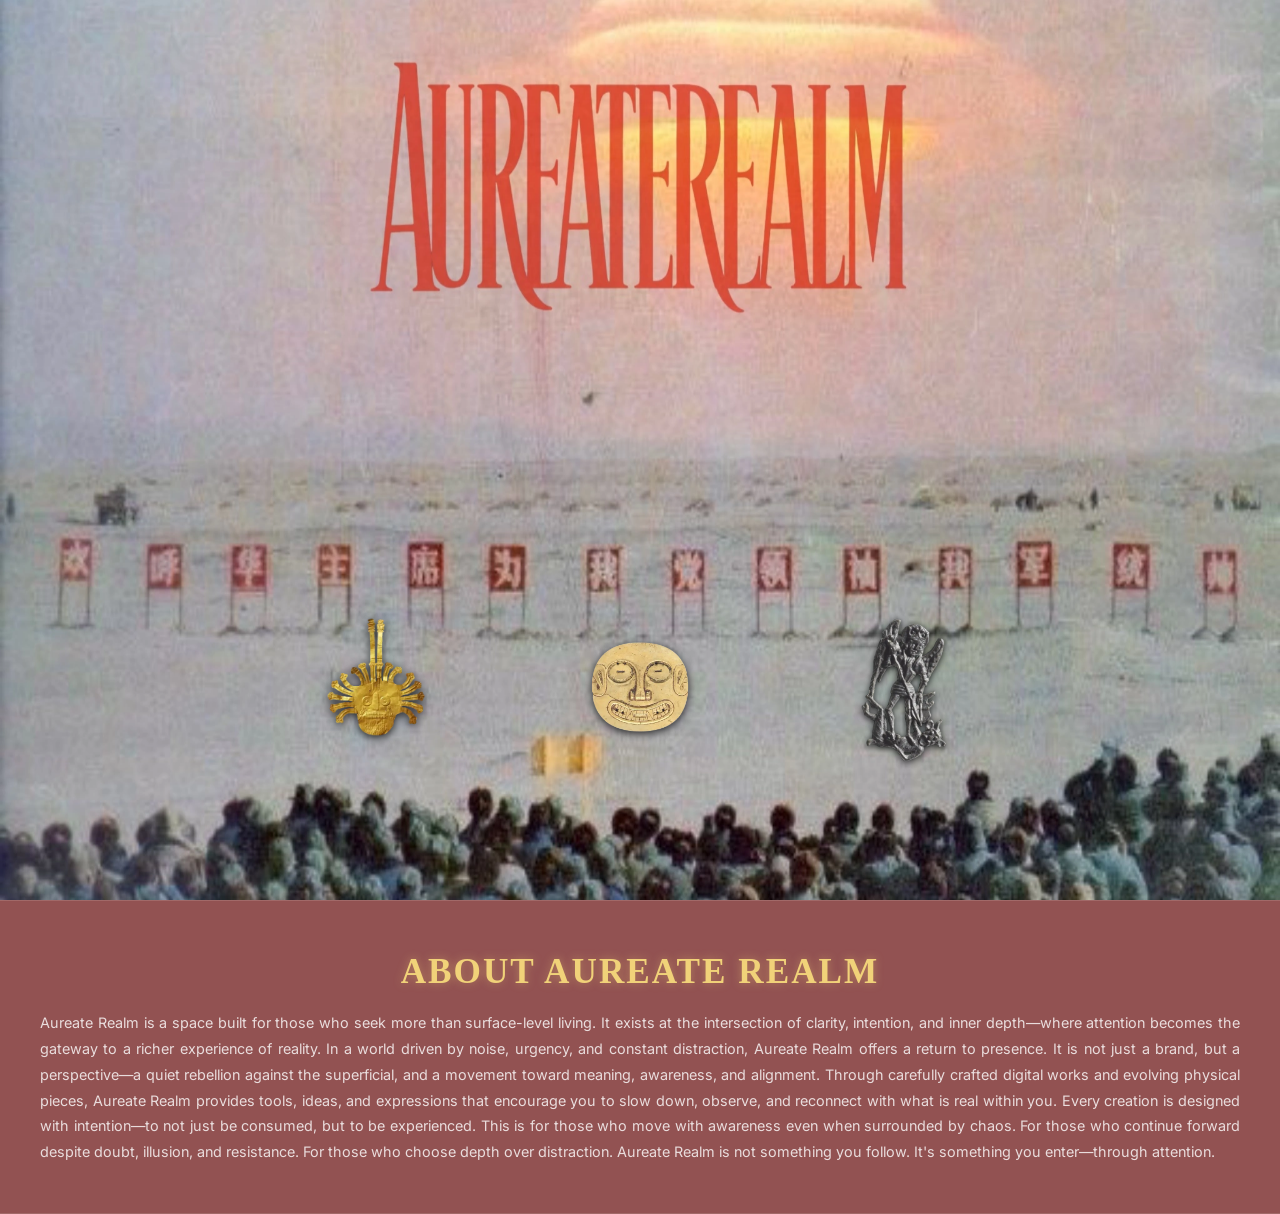
<file: index.html>
<!DOCTYPE html>
<html lang="en">

<head>
    <meta charset="UTF-8">
    <meta name="viewport" content="width=device-width, initial-scale=1.0">
    <meta name="description" content="Aureate Realm — a space built for those who seek more than surface-level living. Digital works, ebooks, and curated playlists at the intersection of clarity and intention.">
    <link rel="icon" href="./images/icon.webp" type="image/webp">

    <!-- Open Graph / Facebook -->
    <meta property="og:type" content="website">
    <meta property="og:url" content="https://aureaterealm.com/">
    <meta property="og:title" content="Aureate Realm">
    <meta property="og:description"
        content="A minimalist experience exploring the golden boundaries of design and digital products.">
    <meta property="og:image" content="./images/landing/background_pc.webp">

    <!-- Twitter -->
    <meta property="twitter:card" content="summary_large_image">
    <meta property="twitter:title" content="Aureate Realm">
    <meta property="twitter:description"
        content="A minimalist experience exploring the golden boundaries of design and digital products.">
    <meta property="twitter:image" content="./images/landing/background_pc.webp">

    <title>Aureate Realm</title>

    <!-- Critical CSS loads synchronously -->
    <link rel="stylesheet" href="style.css">

    <!-- Preload LCP background images so browser fetches them early -->
    <link rel="preload" as="image" href="./images/landing/background_pc.webp" media="(min-width: 769px)">
    <link rel="preload" as="image" href="./images/landing/background_mobile.webp" media="(max-width: 768px)">

    <!-- Non-blocking Google Fonts: loads asynchronously to avoid render-blocking -->
    <link rel="preconnect" href="https://fonts.googleapis.com">
    <link rel="preconnect" href="https://fonts.gstatic.com" crossorigin>
    <link rel="preload" as="style"
        href="https://fonts.googleapis.com/css2?family=Inter:wght@300;400;600;700&family=Cinzel+Decorative:wght@400;700&display=swap"
        onload="this.onload=null;this.rel='stylesheet'">
    <noscript>
        <link rel="stylesheet"
            href="https://fonts.googleapis.com/css2?family=Inter:wght@300;400;600;700&family=Cinzel+Decorative:wght@400;700&display=swap">
    </noscript>
</head>

<body>
    <main class="container">
        <section class="logo-section">
            <nav class="icons-row" aria-label="Product and Social Links">
                <div class="carousel">
                    <a href="./ebook_view.html" class="icon-wrapper" aria-label="Digital Products">
                        <!-- Explicit width/height prevents layout shift (CLS) -->
                        <img src="./images/icons/icon3.webp" alt="" class="icon" aria-hidden="true" width="200" height="230" loading="eager" decoding="async">
                        <span class="icon-label">Digital Products</span>
                    </a>
                    <a href="https://open.spotify.com/playlist/2P3VgKkwGYKbZaj9J1uBGB?si=WTMp05fjRBatyTLPcx2xnw&pi=XYApmKjQQz-xS"
                        class="icon-wrapper" aria-label="Spotify Playlist" target="_blank" rel="noopener noreferrer">
                        <img src="./images/icons/icon1.webp" alt="" class="icon" aria-hidden="true" width="200" height="230" loading="eager" decoding="async">
                        <span class="icon-label">Playlist</span>
                    </a>
                    <a href="./shopify.html" class="icon-wrapper" aria-label="Merch Store">
                        <img src="./images/icons/icon2.webp" alt="" class="icon" aria-hidden="true" width="200" height="230" loading="eager" decoding="async">
                        <span class="icon-label">Merch</span>
                    </a>
                </div>
            </nav>
        </section>
    </main>

 <!-- ABOUT SECTION: Moved OUTSIDE the container for true 100% full-width -->
  <section class="about-section">
      <div class="about-content">
          <h1 class="about-title">About Aureate Realm</h1>
          <p class="about-text">
              Aureate Realm is a space built for those who seek more than surface-level living. It exists at the intersection of clarity, intention, and inner depth—where attention becomes the gateway to a richer experience of reality. In a world driven by noise, urgency, and constant distraction, Aureate Realm offers a return to presence. It is not just a brand, but a perspective—a quiet rebellion against the superficial, and a movement toward meaning, awareness, and alignment. Through carefully crafted digital works and evolving physical pieces, Aureate Realm provides tools, ideas, and expressions that encourage you to slow down, observe, and reconnect with what is real within you. Every creation is designed with intention—to not just be consumed, but to be experienced. This is for those who move with awareness even when surrounded by chaos. For those who continue forward despite doubt, illusion, and resistance. For those who choose depth over distraction. Aureate Realm is not something you follow. It's something you enter—through attention.
          </p>
      </div>
  </section>
  
    <!-- defer: script downloads in parallel but executes after HTML is parsed -->
    <script src="app.js" defer></script>
</body>

<script data-goatcounter="https://aureaterealm.goatcounter.com/count" async src="//gc.zgo.at/count.js"></script>

</html>
</file>
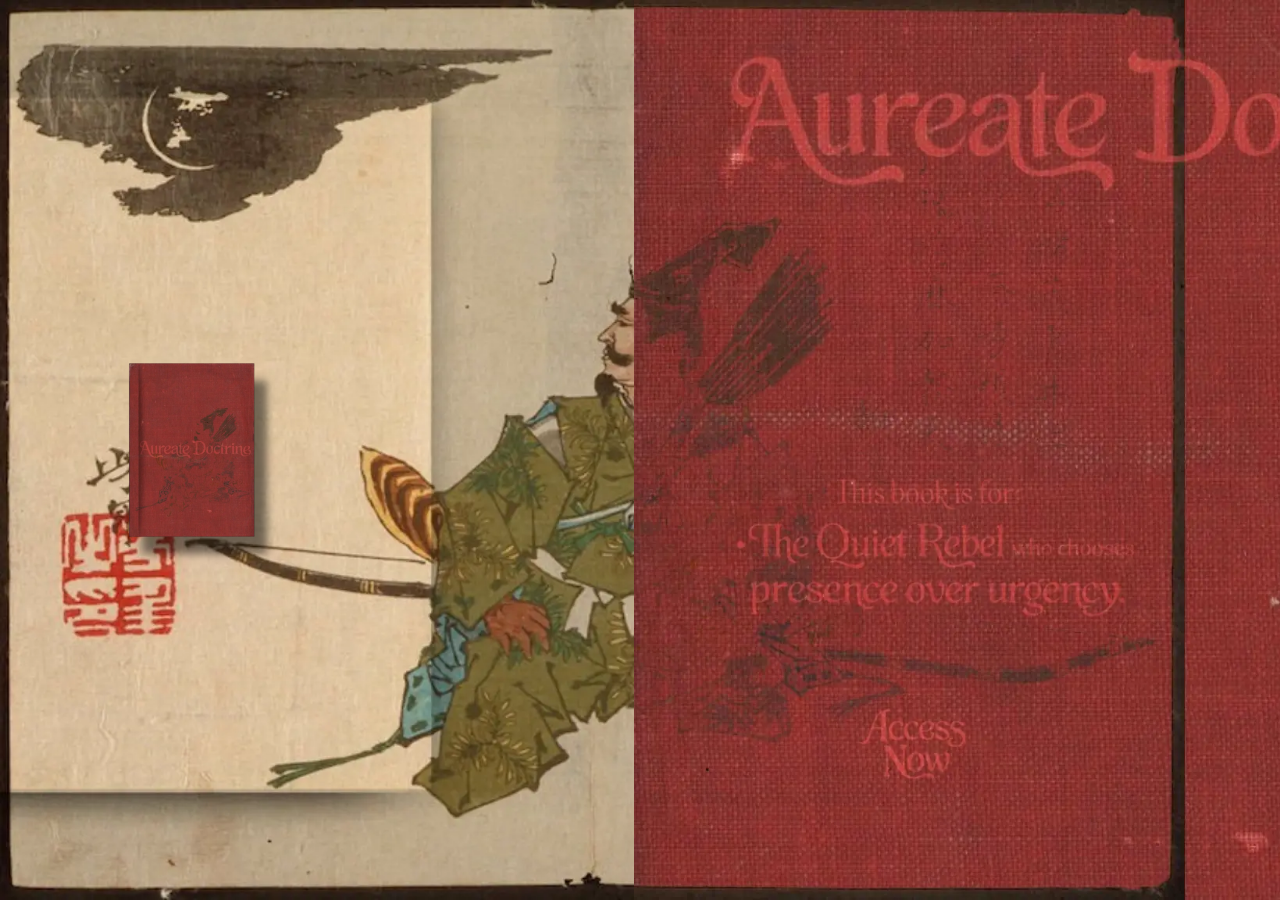
<file: digital_products.html>
<!DOCTYPE html>
<html lang="en">

<head>
    <meta charset="UTF-8">
    <meta name="viewport" content="width=device-width, initial-scale=1.0">
    <title>Digital Products – Aureate Realm</title>
    <link rel="preconnect" href="https://fonts.googleapis.com">
    <link rel="preconnect" href="https://fonts.gstatic.com" crossorigin>
    <link href="https://fonts.googleapis.com/css2?family=Inter:wght@300;400;600;700&display=swap" rel="stylesheet">
    <style>
        * {
            margin: 0;
            padding: 0;
            box-sizing: border-box;
        }

        body {
            margin: 0;
            overflow: hidden;
            background-color: #0b0b0b;
            font-family: 'Inter', sans-serif;
        }

        .hero-container {
            display: flex;
            flex-direction: row;
            align-items: center;
            width: 100vw;
            height: 100vh;
            overflow: hidden;
        }

        .section {
            height: 100%;
            flex-shrink: 0;
            transform: scale(1.08);
            filter: brightness(0.5);
            animation: popIn 0.5s ease-out forwards;
        }

        .section img {
            display: block;
            height: 100%;
            width: auto;
        }

        .section-1 {
            animation-delay: 0.3s;
        }

        .section-2 {
            animation-delay: 0.15s;
        }

        .section-3 {
            animation-delay: 0s;
        }

        @keyframes popIn {
            0% {
                transform: scale(1.08);
                filter: brightness(0.5);
            }

            100% {
                transform: scale(1);
                filter: brightness(1);
            }
        }

        @keyframes yellowGlow {

            0%,
            100% {
                filter: drop-shadow(0 0 10px rgba(255, 210, 50, 0.5)) drop-shadow(0 0 22px rgba(255, 175, 0, 0.3));
            }

            50% {
                filter: drop-shadow(0 0 22px rgba(255, 220, 60, 0.85)) drop-shadow(0 0 45px rgba(255, 160, 0, 0.55));
            }
        }

        .download-btn {
            position: fixed;
            top: 50%;
            left: 15%;
            transform: translate(-50%, -50%) scale(1.15);
            z-index: 100;
            width: 40vw;
            max-width: 310px;
            min-width: 20px;
            aspect-ratio: 1 / 1;
            opacity: 0;
            animation:
                fadeInIcon 0.6s ease-out both 0.4s;
            transition:
                transform 0.22s cubic-bezier(0.25, 1, 0.5, 1),
                filter 0.22s ease;
            cursor: pointer;
            display: flex;
            align-items: center;
            justify-content: center;
            user-select: none;
            -webkit-tap-highlight-color: transparent;
        }

        .download-btn.instant-glow {
            animation:
                fadeInIcon 0.6s ease-out both 0.4s,
                yellowGlow 2.4s ease-in-out infinite 0.4s;
        }

        .download-btn:hover {
            transform: translate(-50%, calc(-50% - 8px)) scale(1.16);
            filter:
                drop-shadow(0 0 28px rgba(255, 220, 60, 1)) drop-shadow(0 0 55px rgba(255, 160, 0, 0.7));
            animation-play-state: paused;
        }

        .download-btn:active {
            transform: translate(-50%, calc(-50% + 4px)) scale(0.93);
            filter:
                drop-shadow(0 0 14px rgba(255, 200, 40, 0.9)) drop-shadow(0 0 30px rgba(255, 140, 0, 0.6));
            transition-duration: 0.08s;
        }

        .download-btn img {
            width: 100%;
            height: 100%;
            object-fit: contain;
            pointer-events: none;
        }

        @keyframes fadeInIcon {
            from {
                opacity: 0;
                transform: translate(-50%, -50%) scale(1.15);
            }

            to {
                opacity: 1;
                transform: translate(-50%, -50%) scale(1);
            }
        }

        @media (max-width: 768px) {
            .download-btn {
                left: 50%;
                top: 85%;
                width: 110px;
                transform: translate(-50%, -50%) scale(1.15);
            }

            .download-btn:hover {
                transform: translate(-50%, calc(-50% - 6px)) scale(1.16);
            }

            .download-btn:active {
                transform: translate(-50%, calc(-50% + 3px)) scale(0.93);
            }

            @keyframes fadeInIcon {
                from {
                    opacity: 0;
                    transform: translate(-50%, -50%) scale(1.15);
                }

                to {
                    opacity: 1;
                    transform: translate(-50%, -50%) scale(1);
                }
            }
        }
    </style>
</head>

<body>
    <div class="download-btn instant-glow" role="img" aria-label="Download button">
        <img src="./images/ebook/book.webp" alt="">
    </div>

    <div class="hero-container">
        <div class="section section-1">
            <img src="./images/ebook/1.webp" alt="Section 1">
        </div>

        <div class="section section-2">
            <img src="./images/ebook/2.webp" alt="Section 2">
        </div>

        <div class="section section-3">
            <img src="./images/ebook/3.webp" alt="Section 3">
        </div>
    </div>
</body>

</html>
</file>
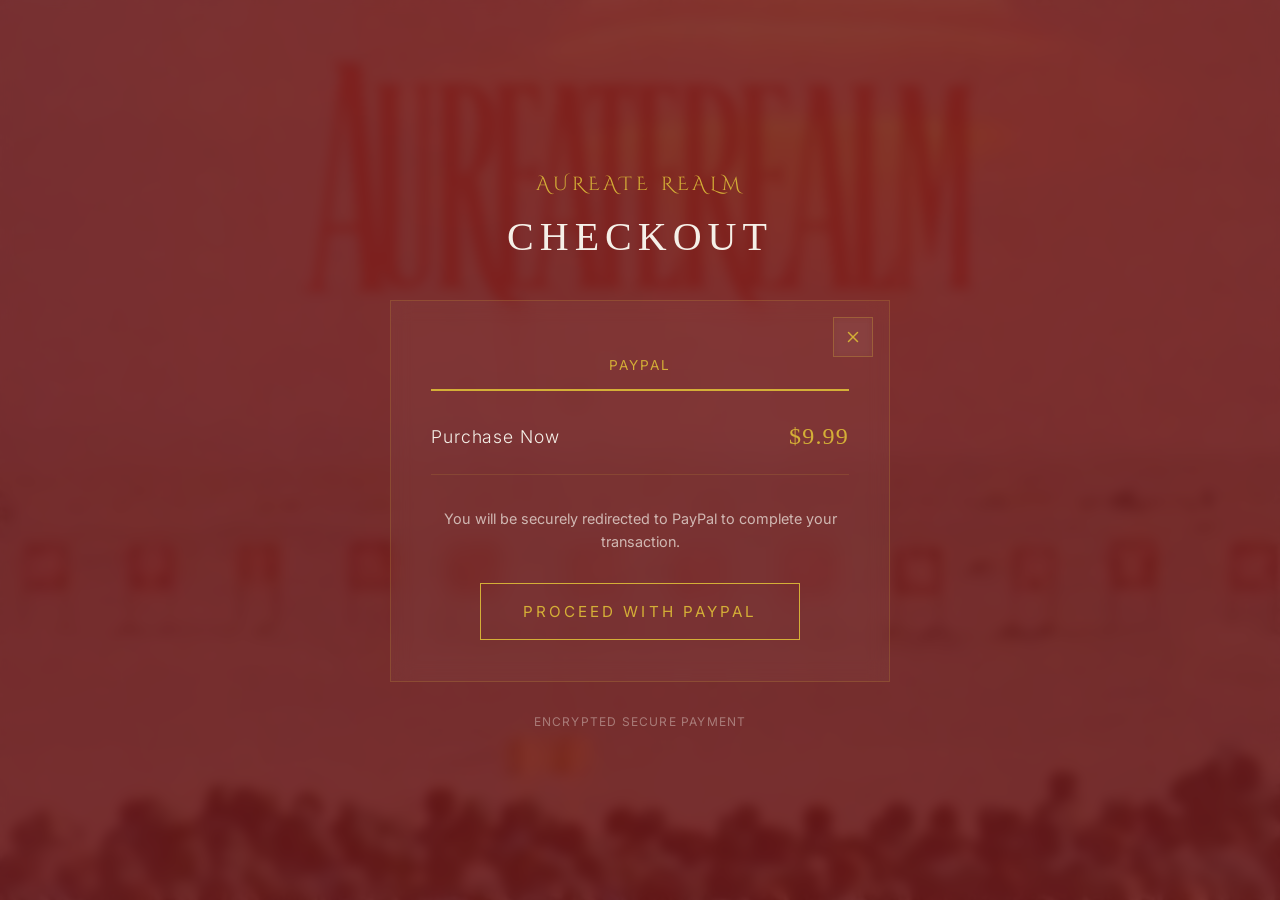
<file: payment.html>
<!DOCTYPE html>
<html lang="en">
<head>
    <meta charset="UTF-8">
    <meta name="viewport" content="width=device-width, initial-scale=1.0">
    <meta name="description" content="Aureate Realm - Secure Checkout">
    <title>Checkout | Aureate Realm</title>
    
    <link rel="preconnect" href="https://fonts.googleapis.com">
    <link rel="preconnect" href="https://fonts.gstatic.com" crossorigin>
    <link href="https://fonts.googleapis.com/css2?family=Inter:wght@300;400;600&family=Cinzel+Decorative:wght@400;700&display=swap" rel="stylesheet">
    
    <style>
        * { margin: 0; padding: 0; box-sizing: border-box; }
        
        body {
            font-family: 'Inter', sans-serif;
            min-height: 100vh;
            overflow-x: hidden;
            background: url('./images/landing/background_pc.webp') center/cover no-repeat fixed;
            display: flex;
            align-items: center;
            justify-content: center;
            position: relative;
            padding: 2rem 1rem;
        }

        .overlay {
            position: fixed;
            inset: 0;
            background: rgba(110, 25, 25, 0.85);
            backdrop-filter: blur(6px);
            z-index: 1;
        }

        .container {
            position: relative;
            z-index: 2;
            text-align: center;
            max-width: 500px;
            width: 100%;
        }

        .logo {
            font-family: 'Cinzel Decorative', serif;
            font-size: 1.2rem;
            color: #d4af37;
            letter-spacing: 0.2em;
            margin-bottom: 1rem;
            opacity: 0;
            animation: fadeUp 1s ease-out 0.1s forwards;
        }

        .title {
            font-family: 'Times New Roman', Times, serif;
            font-size: 2.5rem;
            font-weight: 400;
            color: #f5f0e8;
            letter-spacing: 0.15em;
            margin-bottom: 2.5rem;
            text-transform: uppercase;
            opacity: 0;
            animation: fadeUp 1s ease-out 0.2s forwards;
        }

        .payment-card {
            position: relative;
            background: rgba(255, 255, 255, 0.03);
            border: 1px solid rgba(212, 175, 55, 0.2);
            backdrop-filter: blur(10px);
            padding: 2.5rem;
            text-align: left;
            opacity: 0;
            animation: fadeUp 1s ease-out 0.4s forwards;
        }

        /* Cross Button */
        .close-btn {
            position: absolute;
            top: 1rem;
            right: 1rem;
            background: rgba(255, 255, 255, 0.03);
            border: 1px solid rgba(212, 175, 55, 0.3);
            color: #d4af37;
            width: 40px;
            height: 40px;
            display: flex;
            align-items: center;
            justify-content: center;
            cursor: pointer;
            transition: all 0.3s ease;
            backdrop-filter: blur(4px);
            z-index: 10;
        }

        .close-btn:hover {
            background: #d4af37;
            color: #1a1a1a;
            border-color: #d4af37;
            transform: rotate(90deg);
        }

        .order-summary {
            display: flex;
            justify-content: space-between;
            align-items: center;
            padding-bottom: 1.5rem;
            margin-bottom: 2rem;
            border-bottom: 1px solid rgba(212, 175, 55, 0.15);
        }

        .order-summary .item {
            color: #f5f0e8;
            font-size: 1.1rem;
            font-weight: 300;
            letter-spacing: 0.05em;
        }

        .order-summary .amount {
            color: #d4af37;
            font-family: 'Times New Roman', Times, serif;
            font-size: 1.5rem;
            letter-spacing: 0.05em;
        }

        .tabs {
            display: flex;
            border-bottom: 1px solid rgba(212, 175, 55, 0.2);
            margin-bottom: 2rem;
        }

        .tab {
            flex: 1;
            padding: 1rem;
            background: none;
            border: none;
            color: rgba(245, 240, 232, 0.5);
            font-family: 'Inter', sans-serif;
            font-size: 0.85rem;
            font-weight: 400;
            letter-spacing: 0.15em;
            text-transform: uppercase;
            cursor: pointer;
            transition: all 0.3s ease;
            border-bottom: 2px solid transparent;
            margin-bottom: -1px;
        }

        .tab:hover { color: rgba(245, 240, 232, 0.8); }
        
        .tab.active {
            color: #d4af37;
            border-bottom-color: #d4af37;
        }

        .tab-content {
            display: none;
            animation: fadeIn 0.4s ease-out;
        }

        .tab-content.active { display: block; }

        .paypal-desc {
            color: rgba(245, 240, 232, 0.7);
            font-size: 0.9rem;
            line-height: 1.6;
            margin-bottom: 1.8rem;
            text-align: center;
        }

        /* Payment button wrapper — centers the embedded buttons */
        .payment-btn-wrap {
            display: flex;
            justify-content: center;
            align-items: center;
            min-height: 60px;
        }

        /* Override Instamojo button styles to match gold theme 
        .payment-btn-wrap a[data-store-name="aureaterealmstore"],
        .payment-btn-wrap .im-checkout-btn,
        .payment-btn-wrap a.im-checkout-btn {
            background: transparent !important;
            color: #d4af37 !important;
            border: 1px solid #d4af37 !important;
            border-radius: 0 !important;
            width: 100% !important;
            max-width: 320px !important;
            padding: 1.1rem !important;
            font-family: 'Inter', sans-serif !important;
            font-size: 0.95rem !important;
            font-weight: 400 !important;
            letter-spacing: 0.2em !important;
            text-transform: uppercase !important;
            transition: all 0.3s ease !important;
            text-decoration: none !important;
            display: inline-block !important;
            text-align: center !important;
        }

        .payment-btn-wrap a[data-store-name="aureaterealmstore"]:hover,
        .payment-btn-wrap .im-checkout-btn:hover {
            background: #d4af37 !important;
            color: #1a1a1a !important;
            transform: translateY(-2px);
            box-shadow: 0 5px 15px rgba(212, 175, 55, 0.2);
        }
        */

        /* Override Payhip button styles to match gold theme */
        .payment-btn-wrap a.payhip-buy-button,
        .payment-btn-wrap .payhip-buy-button {
            background: transparent !important;
            color: #d4af37 !important;
            border: 1px solid #d4af37 !important;
            border-radius: 0 !important;
            width: 100% !important;
            max-width: 320px !important;
            padding: 1.1rem !important;
            font-family: 'Inter', sans-serif !important;
            font-size: 0.95rem !important;
            font-weight: 400 !important;
            letter-spacing: 0.2em !important;
            text-transform: uppercase !important;
            transition: all 0.3s ease !important;
            text-decoration: none !important;
            display: inline-block !important;
            text-align: center !important;
            box-shadow: none !important;
        }

        .payment-btn-wrap a.payhip-buy-button:hover,
        .payment-btn-wrap .payhip-buy-button:hover {
            background: #d4af37 !important;
            color: #1a1a1a !important;
            transform: translateY(-2px);
            box-shadow: 0 5px 15px rgba(212, 175, 55, 0.2) !important;
        }

        .secure-note {
            text-align: center;
            margin-top: 2rem;
            color: rgba(245, 240, 232, 0.4);
            font-size: 0.75rem;
            letter-spacing: 0.1em;
            text-transform: uppercase;
            opacity: 0;
            animation: fadeUp 1s ease-out 0.6s forwards;
        }

        @keyframes fadeUp {
            from { opacity: 0; transform: translateY(20px); }
            to { opacity: 1; transform: translateY(0); }
        }

        @keyframes fadeIn {
            from { opacity: 0; }
            to { opacity: 1; }
        }

        @media (max-width: 600px) {
            .title { font-size: 1.8rem; letter-spacing: 0.1em; }
            .payment-card { padding: 1.5rem; }
            .order-summary .amount { font-size: 1.2rem; }
        }
    </style>
</head>
<body>
    <div class="overlay"></div>
    
    <div class="container">
        <div class="logo">AUREATE REALM</div>
        <h1 class="title">Checkout</h1>

        <div class="payment-card">
            <!-- Cross / Back Button -->
            <button class="close-btn" onclick="window.history.back();" aria-label="Go back">
                <svg width="18" height="18" viewBox="0 0 24 24" fill="none" stroke="currentColor" stroke-width="2" stroke-linecap="round" stroke-linejoin="round">
                    <line x1="18" y1="6" x2="6" y2="18"></line>
                    <line x1="6" y1="6" x2="18" y2="18"></line>
                </svg>
            </button>

            <div class="tabs">
                <!-- <button class="tab active" data-tab="upi">UPI Payment</button> -->
                <button class="tab active" data-tab="paypal">PayPal</button>
            </div>

            <!-- PayPal Tab — Payhip -->
            <div class="tab-content active" id="paypal">
                <div class="order-summary">
                    <span class="item">Purchase Now</span>
                    <span class="amount">$9.99</span>
                </div>
                <p class="paypal-desc">
                    You will be securely redirected to PayPal to complete your transaction.
                </p>
                <div class="payment-btn-wrap">
                    <a href="https://payhip.com/b/f6OTQ"
                       class="payhip-buy-button"
                       data-theme="neutral"
                       data-product="f6OTQ">
                       Proceed with PayPal
                    </a>
                </div>
            </div>

            <!-- UPI Tab — Instamojo
            <div class="tab-content active" id="upi">
                <div class="order-summary">
                    <span class="item">Purchase Now</span>
                    <span class="amount">Rs 1,000</span>
                </div>
                <p class="paypal-desc">
                    You will be securely redirected to our payment partner to complete your UPI transaction.
                </p>
                <div class="payment-btn-wrap">
                <a href="https://aureaterealmstore.myinstamojo.com/product/the-aureate-doctrine/" data-store-name="aureaterealmstore" data-domain="https://aureaterealmstore.myinstamojo.com" data-id="7194193" rel="im-new-checkout" data-text="UPI" data-css-style="background:#000000; color:#ffffff; width:300px; border-radius:30px" data-image="https://storeassets.im-cdn.com/media-manager/aureaterealmstore/Z1kMrFe8RdOkoc3pUgum_cover.PNG"  data-layout="vertical"  ></a>
                <script src="https://manage.instamojo.com/assets/js/pay_button/button.min.js"></script>
                </div>
            </div> -->
        </div>

        <p class="secure-note">Encrypted Secure Payment</p>
    </div>

    <!-- Payment Gateway Scripts -->
    <!-- <script src="https://manage.instamojo.com/assets/js/pay_button/button.min.js"></script> -->
    <script type="text/javascript" src="https://payhip.com/payhip.js"></script>

    <script>
        // Tab Switching Logic
        const tabs = document.querySelectorAll('.tab');
        const contents = document.querySelectorAll('.tab-content');

        tabs.forEach(tab => {
            tab.addEventListener('click', () => {
                tabs.forEach(t => t.classList.remove('active'));
                contents.forEach(c => c.classList.remove('active'));
                
                tab.classList.add('active');
                document.getElementById(tab.dataset.tab).classList.add('active');
            });
        });
    </script>
</body>
</html>
</file>
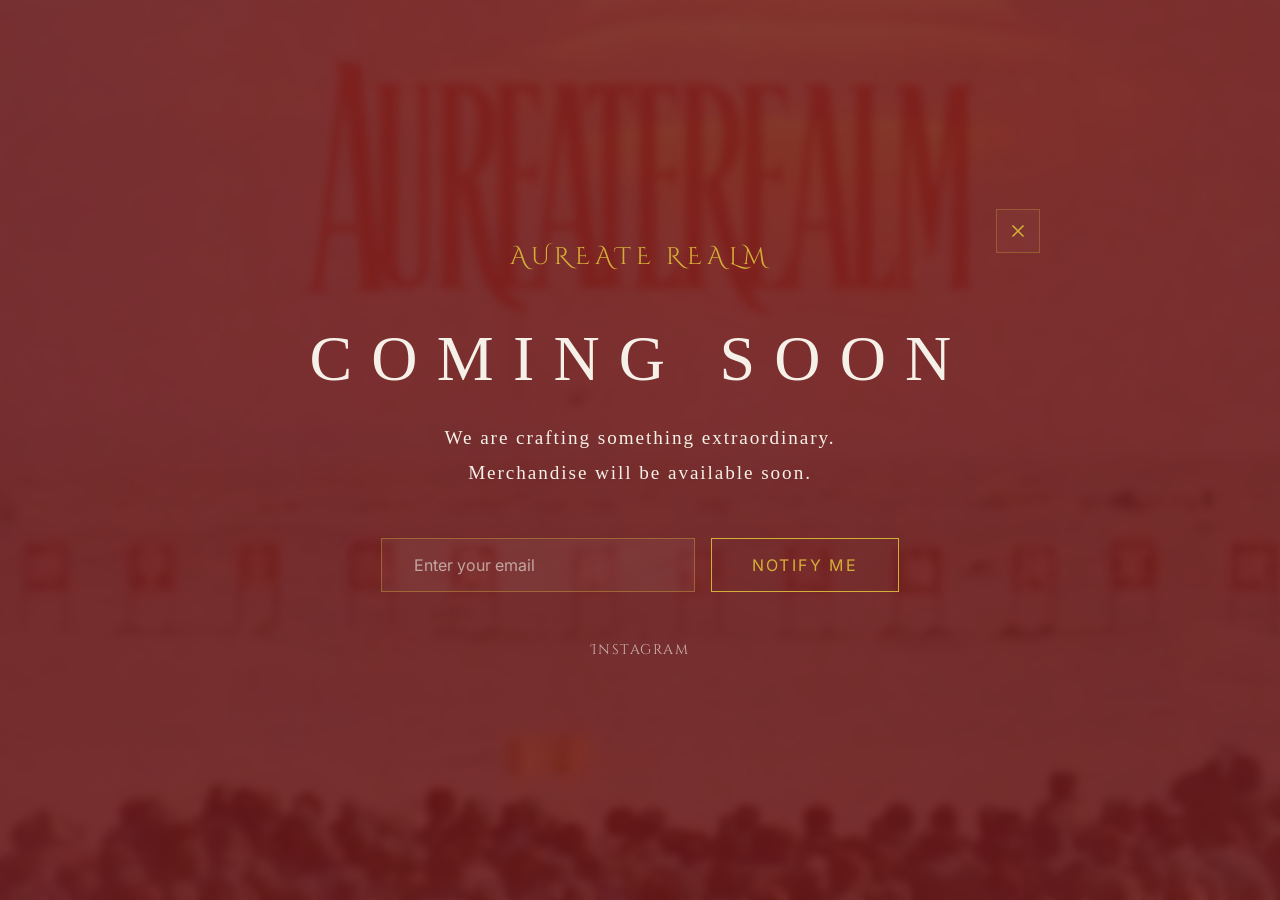
<file: shopify.html>
<!DOCTYPE html>
<html lang="en">
<head>
    <meta charset="UTF-8">
    <meta name="viewport" content="width=device-width, initial-scale=1.0">
    <meta name="description" content="Aureate Realm - Coming Soon">
    <title>Coming Soon | Aureate Realm</title>
    
    <link rel="preconnect" href="https://fonts.googleapis.com">
    <link rel="preconnect" href="https://fonts.gstatic.com" crossorigin>
    <link href="https://fonts.googleapis.com/css2?family=Inter:wght@300;400;600&family=Cinzel+Decorative:wght@400;700&display=swap" rel="stylesheet">
    
    <style>
        * { margin: 0; padding: 0; box-sizing: border-box; }
        
        body {
            font-family: 'Inter', sans-serif;
            min-height: 100vh;
            overflow: hidden;
            background: url('./images/landing/background_pc.webp') center/cover no-repeat;
            display: flex;
            align-items: center;
            justify-content: center;
            position: relative;
        }

        .overlay {
            position: absolute;
            inset: 0;
            background: rgba(110, 25, 25, 0.85);
            backdrop-filter: blur(4px);
            z-index: 1;
        }

        .container {
            position: relative;
            z-index: 2;
            text-align: center;
            padding: 2rem;
            max-width: 800px;
            width: 100%;
        }

        .logo {
            font-family: 'Cinzel Decorative', serif;
            font-size: 1.5rem;
            color: #d4af37;
            letter-spacing: 0.2em;
            margin-bottom: 3rem;
            opacity: 0;
            animation: fadeUp 1s ease-out forwards;
        }

        .coming-soon {
            font-family: 'Times New Roman', Times, serif;
            font-size: 4rem;
            font-weight: 400;
            color: #f5f0e8;
            letter-spacing: 0.3em;
            margin-bottom: 1.5rem;
            text-transform: uppercase;
            line-height: 1.2;
            opacity: 0;
            animation: bookReveal 1.2s cubic-bezier(0.25, 1, 0.5, 1) 0.3s forwards;
        }

        .message {
            font-family: 'Times New Roman', Times, serif;
            font-size: 1.2rem;
            color: #f5f0e8;
            font-weight: 300;
            letter-spacing: 0.1em;
            line-height: 1.8;
            margin-bottom: 3rem;
            opacity: 0;
            animation: fadeUp 1s ease-out 0.6s forwards;
        }

        .notify-form {
            display: flex;
            gap: 1rem;
            justify-content: center;
            align-items: center;
            flex-wrap: wrap;
            opacity: 0;
            animation: fadeUp 1s ease-out 0.9s forwards;
        }

        .notify-form input {
            padding: 1rem 2rem;
            font-family: 'Inter', sans-serif;
            font-size: 1rem;
            border: 1px solid rgba(212, 175, 55, 0.4);
            background: rgba(255, 255, 255, 0.05);
            color: #f5f0e8;
            min-width: 300px;
            outline: none;
            transition: all 0.3s ease;
        }

        .notify-form input::placeholder { color: rgba(245, 240, 232, 0.6); }
        .notify-form input:focus {
            border-color: #d4af37;
            background: rgba(255, 255, 255, 0.1);
        }

        .notify-form button {
            padding: 1rem 2.5rem;
            font-family: 'Inter', sans-serif;
            font-size: 1rem;
            font-weight: 400;
            letter-spacing: 0.15em;
            text-transform: uppercase;
            border: 1px solid #d4af37;
            background: transparent;
            color: #d4af37;
            cursor: pointer;
            transition: all 0.3s ease;
        }

        .notify-form button:hover {
            background: #d4af37;
            color: #1a1a1a;
            transform: translateY(-2px);
        }

        /* Cross Button Styles */
        .close-btn {
            position: absolute;
            top: 0;
            right: 0;
            background: rgba(255, 255, 255, 0.03);
            border: 1px solid rgba(212, 175, 55, 0.3);
            color: #d4af37;
            width: 44px;
            height: 44px;
            display: flex;
            align-items: center;
            justify-content: center;
            cursor: pointer;
            transition: all 0.3s ease;
            backdrop-filter: blur(4px);
            opacity: 0;
            animation: fadeUp 1s ease-out forwards;
        }

        .close-btn:hover {
            background: #d4af37;
            color: #1a1a1a;
            border-color: #d4af37;
            transform: rotate(90deg); /* Elegant rotation on hover */
        }


        .social-links {
            margin-top: 3rem;
            display: flex;
            gap: 2rem;
            justify-content: center;
            opacity: 0;
            animation: fadeUp 1s ease-out 1.2s forwards;
        }

        .social-links a {
            color: #f5f0e8;
            text-decoration: none;
            font-family: 'Cinzel Decorative', serif;
            font-size: 0.9rem;
            letter-spacing: 0.1em;
            transition: all 0.3s ease;
            opacity: 0.7;
        }

        .social-links a:hover {
            opacity: 1;
            color: #d4af37;
            transform: translateY(-3px);
        }

        @keyframes fadeUp {
            from { opacity: 0; transform: translateY(30px); }
            to { opacity: 1; transform: translateY(0); }
        }

        @keyframes bookReveal {
            from { opacity: 0; transform: scale(0.95); }
            to { opacity: 1; transform: scale(1); }
        }

        @media (max-width: 768px) {
            .coming-soon { font-size: 2.5rem; letter-spacing: 0.2em; }
            .message { font-size: 1rem; letter-spacing: 0.05em; }
            .notify-form input { min-width: 250px; padding: 0.9rem 1.5rem; }
            .notify-form button { padding: 0.9rem 2rem; }
            .logo { font-size: 1.2rem; margin-bottom: 2rem; }
            .social-links { gap: 1.5rem; margin-top: 2rem; }
        }
    </style>
</head>
<body>
    <div class="overlay"></div>
    
    <div class="container">
        <!-- Cross / Back Button -->
        <button class="close-btn" onclick="window.history.back();" aria-label="Go back">
            <svg width="20" height="20" viewBox="0 0 24 24" fill="none" stroke="currentColor" stroke-width="2" stroke-linecap="round" stroke-linejoin="round">
                <line x1="18" y1="6" x2="6" y2="18"></line>
                <line x1="6" y1="6" x2="18" y2="18"></line>
            </svg>
        </button>
        <div class="logo">AUREATE REALM</div>
        <h1 class="coming-soon">Coming Soon</h1>
        <p class="message">
            We are crafting something extraordinary.<br>
            Merchandise will be available soon.
        </p>
        
        <!-- UPDATED FORM WITH WEB3FORMS -->
        <form class="notify-form" id="notifyForm" action="https://api.web3forms.com/submit" method="POST">
            <!-- Honeypot for bots -->
            <input type="text" name="botcheck" style="position: absolute; left: -9999px;" tabindex="-1" autocomplete="off">
            <!-- Your Web3Forms Access Key -->
            <input type="hidden" name="access_key" value="4e31db4a-668b-4cec-9aa6-3398a29eac1d">
            <!-- Customizes the subject line of the email you receive -->
            <input type="hidden" name="subject" value="New Aureate Realm Subscriber">
            
            <!-- The email input (name="email" is required for Web3Forms) -->
            <input type="email" name="email" placeholder="Enter your email" required>
            <button type="submit">Notify Me</button>
        </form>
        
        <div class="social-links">
            <a href="https://www.instagram.com/aureate_realm/" target="_blank" rel="noopener noreferrer">Instagram</a>
        </div>
    </div>

    <!-- JAVASCRIPT TO HANDLE FORM SUBMISSION -->
    <script>
        document.getElementById('notifyForm').addEventListener('submit', async function(event) {
            event.preventDefault();
            
            const submitBtn = this.querySelector('button');
            const originalText = submitBtn.innerText;
            
            // Disable button and change text
            submitBtn.disabled = true;
            submitBtn.innerText = 'Sending...';

            const formData = new FormData(this);
            const object = Object.fromEntries(formData);
            const json = JSON.stringify(object);

            try {
                const response = await fetch('https://api.web3forms.com/submit', {
                    method: 'POST',
                    headers: { 'Content-Type': 'application/json', 'Accept': 'application/json' },
                    body: json
                });

                const result = await response.json();
                
                if (result.success) {
                    alert('Thank you. You will be notified.');
                    this.reset();
                } else {
                    alert('Something went wrong. Please try again.');
                }
            } catch (error) {
                alert('Network error. Please try again.');
            } finally {
                // Re-enable button no matter what happens
                submitBtn.disabled = false;
                submitBtn.innerText = originalText;
            }
        });
    </script>
</body>
</html>
</file>
<file: style.css>
/* =========================================
GLOBAL VARIABLES
========================================= */
:root {
    --primary-font: 'Inter', -apple-system, BlinkMacSystemFont, 'Segoe UI', sans-serif;
    --accent-font: 'Cinzel Decorative', serif;
    --bg-overlay: linear-gradient(transparent, rgba(0, 0, 0, 0.5));
    --text-color: #ffffff;
    --shadow-heavy: 0 4px 12px rgba(0, 0, 0, 0.3);
    --shadow-icon: 0 2px 4px rgba(0, 0, 0, 0.8);
    --transition-standard: 0.3s ease;
    --transition-smooth: 0.4s cubic-bezier(0.25, 1, 0.5, 1);
}

/* =========================================
2. ICON-SPECIFIC VARIABLES (Scoped)
========================================= */
.icon-wrapper:nth-child(1) {
    --icon-y: -10px;
    --icon-base-scale: 1.1;
    --icon-hover-scale: 1.5;
    --icon-active-scale: 1.5;
}
.icon-wrapper:nth-child(2) {
    --icon-y: 0px;
    --icon-base-scale: 1;
    --icon-hover-scale: 1.1;
    --icon-active-scale: 1.1;
}
.icon-wrapper:nth-child(3) {
    --icon-y: 0px;
    --icon-base-scale: 0.8;
    --icon-hover-scale: 0.9;
    --icon-active-scale: 0.9;
}

/* =========================================
3. BASE RESETS & LAYOUT
========================================= */
* {
    margin: 0;
    padding: 0;
    box-sizing: border-box;
}

body {
    font-family: var(--primary-font);
    
    /* 🔥 FIX: Removed background-color so no black can bleed through */
    
    /* 🔥 FIX: 100svh (Small Viewport Height) ignores the mobile browser URL bar */
    min-height: 100vh; 
    min-height: 100svh; 
    
    overflow-x: hidden;
    overflow-y: auto;
    position: relative;
    display: flex;
    flex-direction: column;
}

body::before {
    content: "";
    position: fixed;
    top: 0;
    left: 0;
    width: 100vw;
    
    /* 🔥 FIX: Matches the exact visible screen height, ignoring the URL bar */
    height: 100vh; 
    height: 100svh; 
    
    z-index: -1;
    background-image: url('./images/landing/background_pc.webp');
    
    /* 🔥 FIX: 100% 100% forces the image to fill the screen exactly. 
       This guarantees 100% visibility AND zero black gaps. */
    background-size: 100% 100%; 
    
    background-position: center center;
    background-repeat: no-repeat;
}

.overlay {
    position: absolute;
    inset: 0;
    background-image: var(--bg-overlay);
    z-index: 1;
    pointer-events: none;
}

.container {
    position: relative;
    z-index: 2;
    
    /* 🔥 FIX: 100svh ensures the container ends exactly at the bottom of the visible screen */
    height: 100vh;
    height: 100svh; 
    
    width: 100%;
    display: flex;
    align-items: center;
    justify-content: center;
    padding: 2rem;
    touch-action: pan-y pinch-zoom;
}

.logo-section {
    display: flex;
    flex-direction: column;
    align-items: center;
    justify-content: flex-start;
    padding-top: 60vh;
    height: 100%;
    width: 100%;
    max-width: 1200px;
}

.icons-row {
    display: flex;
    justify-content: center;
    align-items: center;
    gap: 4rem;
    animation: fadeIn 1.5s ease-out;
}

.carousel {
    display: flex;
    justify-content: center;
    align-items: center;
    gap: 4rem;
    touch-action: pan-y pinch-zoom;
}

/* =========================================
4. ICON & HOVER RESPONSIVENESS
========================================= */
.icon-wrapper {
    display: flex;
    flex-direction: column;
    align-items: center;
    gap: 1rem;
    position: relative;
    text-decoration: none;
    color: inherit;
    cursor: pointer;
    touch-action: pan-y pinch-zoom;
    -webkit-tap-highlight-color: transparent;
}

.icon {
    width: 200px;
    max-width: 100%;
    height: 230px;
    object-fit: contain;
    filter: drop-shadow(var(--shadow-icon));
}

/* Base State (All Children) */
.icon-wrapper .icon {
    max-width: var(--icon-max-width, 200px);
    transform-origin: center center;
    transform: translateY(var(--icon-y)) scale(var(--icon-base-scale));
    transition: transform var(--transition-standard), filter var(--transition-standard), opacity var(--transition-standard);
}

/* Responsive Hover State (Desktop/Mouse only) */
@media (hover: hover) {
    .icon-wrapper:hover .icon {
        transform: translateY(var(--icon-y)) scale(var(--icon-hover-scale));
        filter: drop-shadow(0 0 15px rgba(255, 255, 255, 0.6));
    }
    .icon-wrapper:hover .icon-label {
        opacity: 1;
        transform: translate(-50%, 0);
    }
}

/* Active State (Mobile Tap / Click) */
.icon-wrapper.active .icon {
    transform: translateY(var(--icon-y)) scale(var(--icon-active-scale));
    filter: drop-shadow(0 0 15px rgba(255, 255, 255, 0.6));
}

.icon-label {
    font-family: var(--accent-font);
    font-size: 1.5rem;
    font-weight: 700;
    color: var(--text-color);
    text-shadow: 0 2px 8px rgba(0, 0, 0, 0.8);
    opacity: 0;
    position: absolute;
    bottom: -40px;
    left: 50%;
    transform: translate(-50%, -10px);
    transition: opacity var(--transition-standard), transform var(--transition-standard);
    pointer-events: none;
    white-space: nowrap;
}

/* =========================================
5. ABOUT SECTION
========================================= */
.about-section {
    width: 100%;
    margin: 0;
    padding: 3rem 2vw;
    background: rgba(110, 25, 25, 0.75);
    position: relative;
    z-index: 10;
    border-top: 1px solid rgba(245, 240, 232, 0.15);
    border-bottom: 1px solid rgba(245, 240, 232, 0.15);
}

.about-content {
    max-width: 1200px;
    margin: 0 auto;
    display: flex;
    flex-direction: column;
    align-items: center;
    gap: 15px;
    text-align: center;
}

.about-subtitle {
    font-family: var(--primary-font);
    font-size: 0.75rem;
    color: rgba(255, 255, 255, 0.5);
    letter-spacing: 4px;
    text-transform: uppercase;
    font-weight: 400;
    margin: 0;
    opacity: 0;
    transform: translateY(20px);
    animation: fadeIn 1s cubic-bezier(0.25, 1, 0.5, 1) forwards;
    animation-delay: 0.1s;
}

.about-title {
    font-family: 'Times New Roman', Times, serif;
    font-size: clamp(1.6rem, 4vw, 2.2rem);
    color: #f1d279;
    text-transform: uppercase;
    letter-spacing: 2px;
    text-align: center;
    text-shadow: 0 0 10px rgba(241, 210, 121, 0.4);
    line-height: 1.3;
    margin: 0;
    opacity: 0;
    transform: translateY(20px);
    animation: fadeIn 1s cubic-bezier(0.25, 1, 0.5, 1) forwards;
    animation-delay: 0.2s;
}

.about-text {
    font-family: var(--primary-font);
    font-size: 0.9rem;
    color: rgba(255, 255, 255, 0.8);
    line-height: 1.8;
    text-align: justify;
    margin: 0;
    font-weight: 400;
    opacity: 0;
    transform: translateY(20px);
    animation: fadeIn 1.2s cubic-bezier(0.25, 1, 0.5, 1) forwards;
    animation-delay: 0.5s;
}

@keyframes fadeIn {
    from { opacity: 0; transform: translateY(20px); }
    to { opacity: 1; transform: translateY(0); }
}

/* =========================================
6. MOBILE STYLES (Max Width 768px)
========================================= */
@media (max-width: 768px) {
    body::before {
        background-image: url('./images/landing/background_mobile.webp');
        /* 🔥 FIX: Ensure mobile also stretches to 100% to prevent black gaps */
        background-size: 100% 100%; 
    }

    .container {
        padding: 1rem;
        perspective: 1000px;
        overflow: hidden;
    }

    .logo-section {
        padding-top: 70%;
        width: 100%;
        height: 100%;
    }

    .icons-row {
        gap: 0;
        width: 100%;
        height: 320px;
        position: relative;
        display: flex;
        justify-content: center;
        align-items: center;
        perspective: 1000px;
        z-index: 10;
        margin: 0;
    }

    .carousel {
        width: 100px;
        height: 100px;
        position: relative;
        transform-style: preserve-3d;
        transition: transform 0.5s cubic-bezier(0.25, 1, 0.5, 1);
        will-change: transform;
        touch-action: pan-y pinch-zoom;
    }

    .icon-wrapper {
        position: absolute;
        top: 0;
        left: 0;
        width: 100%;
        height: 100%;
        display: flex;
        flex-direction: column;
        align-items: center;
        justify-content: center;
        touch-action: pan-y pinch-zoom;
    }

    /* 3D Carousel Positions */
    .icon-wrapper:nth-child(1) { transform: rotateY(0deg) translateZ(120px); }
    .icon-wrapper:nth-child(2) { transform: rotateY(120deg) translateZ(120px); }
    .icon-wrapper:nth-child(3) { transform: rotateY(240deg) translateZ(120px); }

    .icon {
        max-width: 150px;
        max-height: 150px;
        transition: transform var(--transition-smooth), filter var(--transition-smooth);
        filter: brightness(0.5) blur(1px);
    }

    /* Mobile Active State (Tap) */
    .icon-wrapper.active .icon {
        filter: brightness(1) blur(0) drop-shadow(0 0 15px rgba(255, 255, 255, 0.6));
    }

    .icon-label {
        margin-top: 0;
        font-size: 1.2rem; 
        opacity: 0;
        transform: translate(-50%, 10px);
        transition: all 0.3s ease;
        text-align: center;
        position: absolute;
        bottom: -60px; 
        left: 50%;
        text-shadow: 0 2px 4px rgba(0, 0, 0, 0.8);
        pointer-events: none;
    }

    .icon-wrapper.active .icon-label {
        opacity: 1;
        transform: translate(-50%, 0);
    }

    .about-section {
        padding: 3rem 1.5rem;
    }

    .about-title {
        font-size: 1.6rem;
        letter-spacing: 0.12em;
        margin-bottom: 1.5rem;
    }

    .about-text {
        font-size: 0.95rem;
        line-height: 1.7;
        text-align: left;
    }
}
</file>
